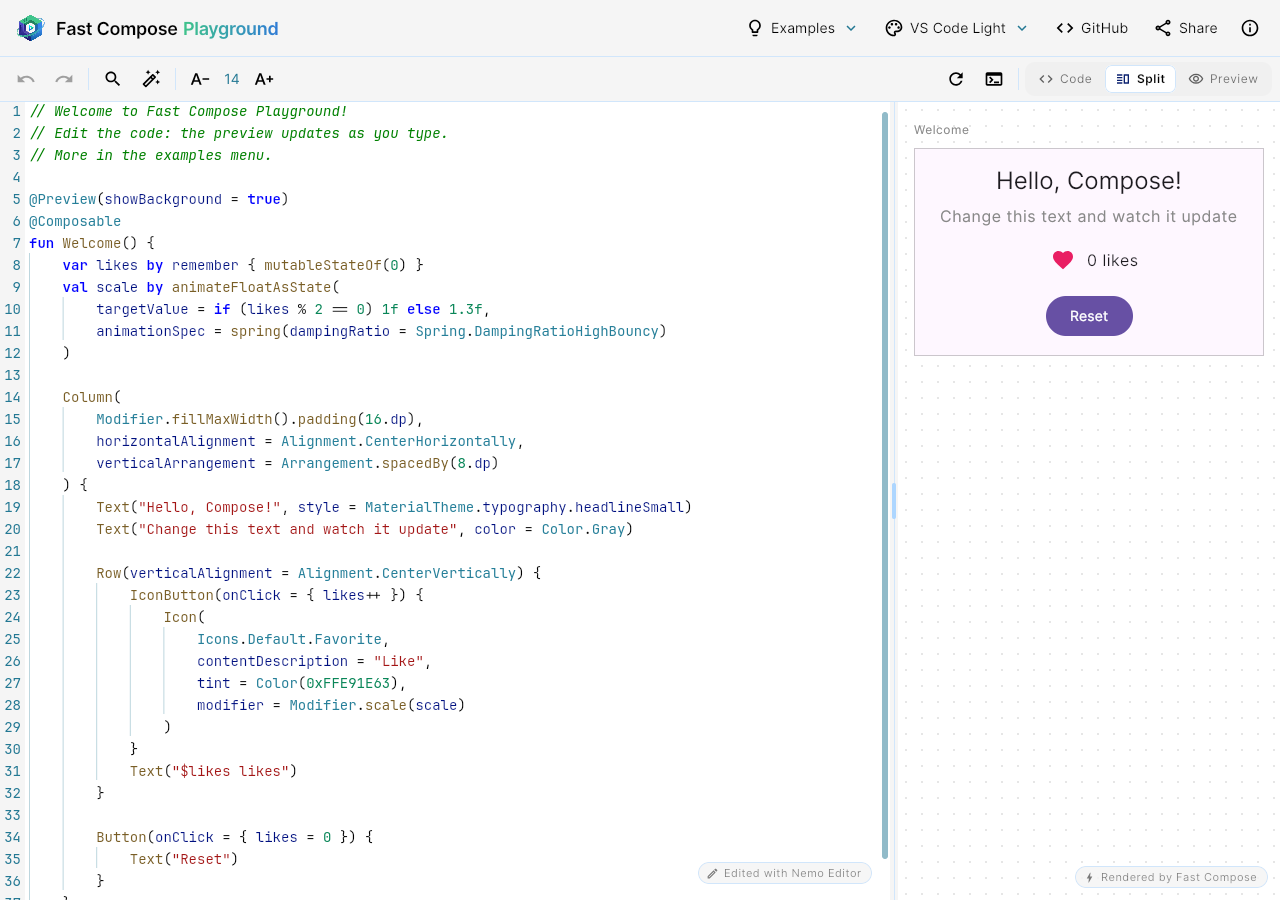
<file: playground/index.html>
<!DOCTYPE html>
<html lang="en">
<head>
    <meta charset="UTF-8">
    <meta name="viewport" content="width=device-width, initial-scale=1.0">
    <title>Fast Compose Playground - Run Jetpack Compose online with live previews</title>

    <!-- search engines -->
    <meta name="description"
          content="Write Jetpack Compose in your browser and see every @Preview update as you type. No Kotlin compiler, no build: Fast Compose runs Material 3, animations and Canvas code right in the page. 20+ examples included.">
    <meta name="keywords"
          content="Jetpack Compose, Compose online, Compose playground, Compose Multiplatform, Kotlin playground, Kotlin online editor, live preview, @Preview, Material 3, Android UI, Fast Compose">
    <meta name="author" content="Fast Compose">
    <meta name="application-name" content="Fast Compose Playground">
    <meta name="robots" content="index, follow, max-image-preview:large">
    <link rel="canonical" href="https://fast-compose.github.io/playground/">
    <meta name="theme-color" content="#F8F8F8">
    <meta name="color-scheme" content="light dark">

    <!-- link previews -->
    <meta property="og:type" content="website">
    <meta property="og:locale" content="en_US">
    <meta property="og:site_name" content="Fast Compose Playground">
    <meta property="og:title" content="Fast Compose Playground - Run Jetpack Compose online">
    <meta property="og:description"
          content="Write Jetpack Compose in your browser and see every @Preview update as you type. No compiler, no build.">
    <meta property="og:url" content="https://fast-compose.github.io/playground/">
    <meta property="og:image" content="https://fast-compose.github.io/playground/icon-512.png">
    <meta property="og:image:width" content="512">
    <meta property="og:image:height" content="512">
    <meta property="og:image:alt" content="The Fast Compose Playground logo">
    <meta name="twitter:card" content="summary">
    <meta name="twitter:title" content="Fast Compose Playground - Run Jetpack Compose online">
    <meta name="twitter:description"
          content="Write Jetpack Compose in your browser and see every @Preview update as you type. No compiler, no build.">
    <meta name="twitter:image" content="https://fast-compose.github.io/playground/icon-512.png">
    <meta name="twitter:image:alt" content="The Fast Compose Playground logo">

    <!-- installed web app -->
    <meta name="mobile-web-app-capable" content="yes">
    <meta name="apple-mobile-web-app-title" content="Playground">
    <meta name="apple-mobile-web-app-status-bar-style" content="default">

    <!-- what the site is, for search engines that read structured data -->
    <script type="application/ld+json">
    {
        "@context": "https://schema.org",
        "@type": "WebApplication",
        "name": "Fast Compose Playground",
        "alternateName": "Compose Playground",
        "url": "https://fast-compose.github.io/playground/",
        "description": "Write Jetpack Compose in your browser and see every @Preview update as you type. Fast Compose parses and runs the code without a Kotlin compiler or a build.",
        "applicationCategory": "DeveloperApplication",
        "operatingSystem": "Web, Android, Windows, macOS, Linux",
        "browserRequirements": "Requires a browser with WebAssembly garbage collection support",
        "isAccessibleForFree": true,
        "offers": { "@type": "Offer", "price": "0", "priceCurrency": "USD" },
        "image": "https://fast-compose.github.io/playground/icon-512.png",
        "featureList": [
            "Live previews of every @Preview as you type",
            "Material 3 components, icons, animations, gestures and Canvas drawing",
            "Network images with AsyncImage",
            "20+ ready-made examples",
            "Code, split and preview layouts with resizable panes",
            "19 editor themes",
            "Share a playground as a link"
        ],
        "sameAs": [
            "https://github.com/fast-compose/playground",
            "https://play.google.com/store/apps/details?id=ma7moud3ly.fast.compose.playground"
        ],
        "author": {
            "@type": "Organization",
            "name": "Fast Compose",
            "url": "https://github.com/fast-compose"
        }
    }
    </script>

    <!-- icons -->
    <link rel="icon" type="image/png" href="favicon.png" sizes="32x32">
    <link rel="icon" type="image/png" href="logo.png" sizes="192x192">
    <link rel="apple-touch-icon" href="logo.png">
    <link rel="manifest" href="manifest.webmanifest">

    <link type="text/css" rel="stylesheet" href="styles.css">
</head>
<body>
    <div id="loader">
        <img src="logo.png" width="88" height="88" alt="Fast Compose Playground">
        <svg xmlns="http://www.w3.org/2000/svg" width="36" height="36" viewBox="0 0 50 50" role="presentation">
            <circle cx="25" cy="25" r="20" stroke="#E5E5E5" stroke-width="4" fill="none"/>
            <circle cx="25" cy="25" r="20" stroke="#0078D4" stroke-width="4" fill="none" stroke-linecap="round"
                    stroke-dasharray="90 125">
                <animateTransform attributeName="transform" type="rotate" from="0 25 25" to="360 25 25" dur="1s"
                                  repeatCount="indefinite"/>
            </circle>
        </svg>
    </div>
    <!-- shown when scripts are off; also the only text a crawler without scripts can read -->
    <noscript>
        <h1>Fast Compose Playground</h1>
        <p>Write Jetpack Compose in your browser and see every <code>@Preview</code> update as you type. There is no
            Kotlin compiler and no build: Fast Compose parses and runs the code right in the page.</p>
        <h2>Features</h2>
        <ul>
            <li>Live previews of every <code>@Preview</code> function</li>
            <li>Material 3 components, icons, animations, gestures and Canvas drawing</li>
            <li>20+ examples: buttons, text fields, lists, dialogs, bottom sheets, pagers, charts and more</li>
            <li>Code, split and preview layouts with resizable panes</li>
            <li>19 editor themes, undo and redo, search and autocomplete</li>
            <li>Share a playground as a link</li>
        </ul>
        <p>Fast Compose Playground needs JavaScript and WebAssembly to run. It is also available for
            <a href="https://play.google.com/store/apps/details?id=ma7moud3ly.fast.compose.playground">Android</a>
            and for <a href="https://github.com/fast-compose/playground/releases/latest">Windows, macOS and Linux</a>.
            The source code is on <a href="https://github.com/fast-compose/playground">GitHub</a>.</p>
    </noscript>
    <script type="application/javascript" src="webApp.js"></script>
</body>
</html>
</file>
<file: playground/styles.css>
html, body {
    width: 100%;
    height: 100%;
    margin: 0;
    padding: 0;
    overflow: hidden;
}

/* the default theme's background while the app loads */
body {
    background: #FFFFFF;
    font-family: system-ui, sans-serif;
}

#loader {
    height: 100%;
    display: flex;
    flex-direction: column;
    align-items: center;
    justify-content: center;
    gap: 16px;
}
</file>
